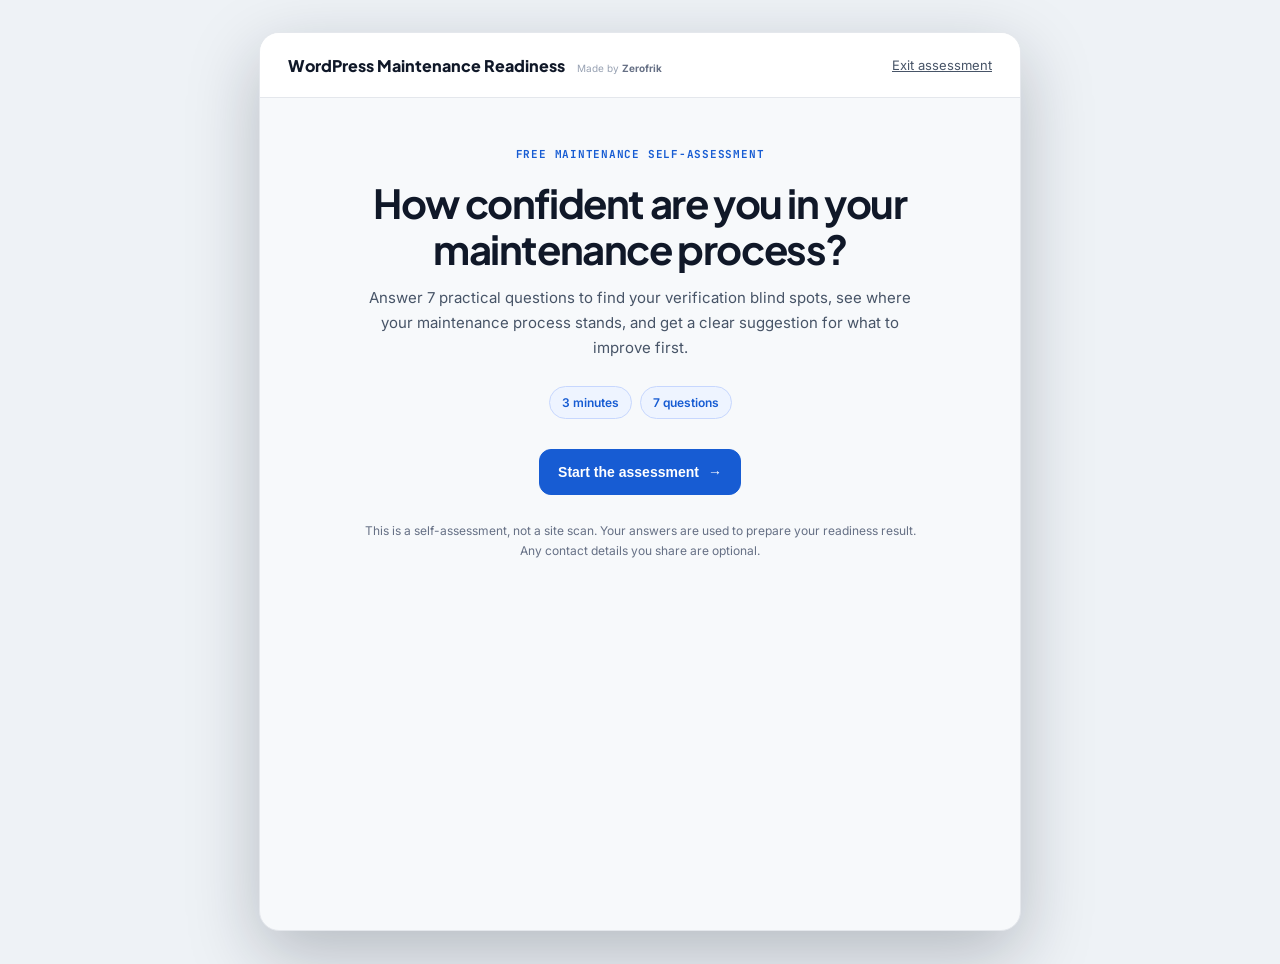
<file: assessment.html>
<!DOCTYPE html>
<html lang="en">
<head>
  <meta charset="utf-8">
  <meta name="viewport" content="width=device-width, initial-scale=1">
  <meta name="description" content="A free WordPress maintenance readiness assessment with practical suggestions for safer updates and clearer verification habits.">
  <meta name="theme-color" content="#175cd3">
  <link rel="stylesheet" href="assessment.css">
  <link href="https://fonts.googleapis.com/css2?family=Inter:wght@400;500;600;700&family=JetBrains+Mono:wght@400;500;600&family=Plus+Jakarta+Sans:wght@500;600;700;800&display=swap" rel="stylesheet">
  <title>WordPress Maintenance Readiness Assessment</title>
</head>
<body class="assessment-page-body">
  <main class="assessment-page" data-maintenance-assessment aria-hidden="false">
    <div class="assessment-dialog" role="main" aria-labelledby="assessment-title">
      <header class="assessment-header">
        <div class="assessment-topbar">
          <div class="assessment-brand-group">
            <a class="assessment-brand" href="assessment.html"><span>WordPress Maintenance Readiness</span></a>
            <span class="assessment-header-credit">Made by <a href="https://zerofrik.com" target="_blank" rel="noopener noreferrer">Zerofrik</a></span>
          </div>
          <a class="assessment-close" data-assessment-exit href="index.html">Exit assessment</a>
        </div>
        <div class="assessment-progress" data-assessment-progress-wrap hidden>
          <div class="assessment-progress-meta">
            <span data-assessment-question-number>Question 1 of 7</span>
            <span data-assessment-percent>0% complete</span>
          </div>
          <div class="assessment-progress-track" aria-hidden="true" data-assessment-progress></div>
        </div>
      </header>

      <div class="assessment-content">
        <section class="assessment-view assessment-intro" data-assessment-view="intro">
          <span class="assessment-kicker">Free maintenance self-assessment</span>
          <h1 id="assessment-title">How confident are you in your maintenance process?</h1>
          <p>Answer 7 practical questions to find your verification blind spots, see where your maintenance process stands, and get a clear suggestion for what to improve first.</p>
          <div class="assessment-intro-points">
            <span>3 minutes</span><span>7 questions</span>
          </div>
          <button class="assessment-primary-button" type="button" data-assessment-start>Start the assessment <span aria-hidden="true">&rarr;</span></button>
          <p class="assessment-privacy-note">This is a self-assessment, not a site scan. Your answers are used to prepare your readiness result. Any contact details you share are optional.</p>
        </section>

        <section class="assessment-view assessment-question" data-assessment-view="question" hidden>
          <div class="assessment-question-heading">
            <span class="assessment-kicker" data-assessment-category></span>
          </div>
          <h2 id="assessment-question-title" data-assessment-question-title tabindex="-1"></h2>
          <p class="assessment-help" data-assessment-question-help></p>
          <div class="assessment-options" data-assessment-options role="radiogroup" aria-labelledby="assessment-question-title"></div>
          <div class="assessment-actions">
            <button class="assessment-secondary-button" type="button" data-assessment-back>Back</button>
            <button class="assessment-primary-button" type="button" data-assessment-next disabled>Continue <span aria-hidden="true">&rarr;</span></button>
          </div>
        </section>

        <section class="assessment-view assessment-encouragement" data-assessment-view="encouragement" hidden>
          <span class="assessment-momentum-mark" aria-hidden="true"><span>↗</span></span>
          <span class="assessment-kicker">Great progress</span>
          <h2>Only 3 questions to go</h2>
          <p>You’ve finished the first half. Keep going to get the clearest picture of your maintenance readiness.</p>
          <button class="assessment-primary-button" type="button" data-assessment-encouragement-continue>Continue the assessment <span aria-hidden="true">&rarr;</span></button>
        </section>

        <section class="assessment-view assessment-access" data-assessment-view="access" hidden>
          <span class="assessment-kicker">One last choice</span>
          <h2 data-assessment-access-title tabindex="-1">Where should we send your detailed report?</h2>
          <p>The email field is optional. Leave it blank to see only your score on this screen.</p>
          <div class="assessment-email-field" data-assessment-access-email-wrap>
            <label>Email address for your detailed report
              <input data-assessment-access-email type="email" autocomplete="email" placeholder="you@example.com">
            </label>
            <label class="assessment-consent"><input data-assessment-access-marketing type="checkbox" name="marketing_opt_in" value="yes" checked> Send me occasional newsletters and marketing updates.</label>
          </div>
          <div class="assessment-actions">
            <button class="assessment-secondary-button" type="button" data-assessment-access-back>Back</button>
            <button class="assessment-primary-button" type="button" data-assessment-access-next>Continue to feedback <span aria-hidden="true">&rarr;</span></button>
          </div>
        </section>

        <section class="assessment-view assessment-feedback" data-assessment-view="feedback" hidden>
          <span class="assessment-kicker">Before we show your result</span>
          <h2 data-assessment-feedback-title tabindex="-1">Help us make this assessment more useful</h2>
          <p>Your feedback helps improve the questions and the practical guidance for WordPress professionals.</p>
          <form data-assessment-feedback-form>
            <div class="assessment-form-grid">
              <label class="assessment-form-wide">What should we improve or add? <span class="assessment-field-note">(optional)</span>
                <textarea name="feedback" rows="5" placeholder="Tell us what would make this assessment more useful."></textarea>
              </label>
            </div>
            <div class="assessment-actions">
              <button class="assessment-secondary-button" type="button" data-assessment-feedback-back>Back</button>
              <button class="assessment-primary-button" type="submit">Show my result <span aria-hidden="true">&rarr;</span></button>
            </div>
            <p class="assessment-form-status" data-assessment-feedback-status aria-live="polite"></p>
          </form>
        </section>

        <section class="assessment-view assessment-processing" data-assessment-view="processing" hidden aria-live="polite">
          <span class="assessment-processing-mark" aria-hidden="true"><span>✓</span></span>
          <span class="assessment-kicker">Almost there</span>
          <h2 data-assessment-processing-title tabindex="-1">Preparing your feedback</h2>
          <p>We’re reviewing your answers and putting together the most useful next steps for your maintenance process.</p>
          <div class="assessment-processing-track" role="progressbar" aria-label="Preparing your feedback" aria-valuemin="0" aria-valuemax="100" aria-valuenow="0">
            <span data-assessment-processing-bar></span>
          </div>
          <p class="assessment-processing-status" data-assessment-processing-status>Reviewing your answers...</p>
        </section>

        <section class="assessment-view assessment-thankyou" data-assessment-view="thankyou" hidden>
          <div class="assessment-confetti" data-assessment-confetti aria-hidden="true"></div>
          <span class="assessment-celebration-mark" aria-hidden="true">✓</span>
          <span class="assessment-kicker">Assessment complete</span>
          <h2 data-assessment-thankyou-title tabindex="-1">Thank you for taking the time</h2>
          <p data-assessment-thankyou-copy>Your detailed readiness report is on its way to your inbox.</p>
          <span class="assessment-readiness-badge is-good" data-assessment-readiness-badge>Good</span>
          <div class="assessment-screen-result" data-assessment-screen-result hidden>
            <span class="assessment-score-label">Your score</span>
            <strong data-assessment-score>0/14</strong>
          </div>
          <div class="assessment-insight-preview" data-assessment-insight-preview>
            <span class="assessment-kicker">A preview of your guidance</span>
            <h3>Your report highlights what to improve next</h3>
            <div class="assessment-insight-preview-content" aria-hidden="true">
              <p><strong>Focus first:</strong> <span data-assessment-preview-focus>your most important verification gap</span></p>
              <p><strong>What your answer suggests:</strong> <span data-assessment-preview-meaning>there is an opportunity to make this check more consistent</span></p>
              <p><strong>Recommended next step:</strong> <span data-assessment-preview-action>create a repeatable check for your critical pages</span></p>
            </div>
            <span class="assessment-preview-note">Your full answer-by-answer guidance is included in the detailed report.</span>
          </div>
          <div class="assessment-report-request" data-assessment-screen-email-wrap hidden>
            <h3>Want the detailed report too?</h3>
            <p>Enter your email and we’ll send the full explanation, blind spots, and next steps.</p>
            <form data-assessment-screen-email-form>
              <label>Email address
                <input data-assessment-screen-email type="email" autocomplete="email" required placeholder="you@example.com">
              </label>
              <label class="assessment-consent"><input data-assessment-screen-marketing type="checkbox" name="marketing_opt_in" value="yes" checked> Send me occasional newsletters and marketing updates.</label>
              <button class="assessment-primary-button" type="submit">Email me the detailed report <span aria-hidden="true">&rarr;</span></button>
              <p class="assessment-form-status" data-assessment-screen-email-status aria-live="polite"></p>
            </form>
          </div>
          <a class="assessment-secondary-button" data-assessment-restart href="assessment.html">Take the assessment again</a>
        </section>
      </div>
    </div>
  </main>
  <script src="script.js"></script>
</body>
</html>
</file>
<file: assessment.css>
:root {
  --assessment-bg: #f7f9fb;
  --assessment-text: #101828;
  --assessment-muted: #475467;
  --assessment-blue: #175cd3;
  --assessment-blue-dark: #1249aa;
  --assessment-green: #16a34a;
  --assessment-border: #e4e7ec;
}

body.assessment-open { overflow: hidden; }
body.assessment-page-body { background: #eef2f6; color: var(--assessment-text); font-family: Inter, sans-serif; margin: 0; }
.assessment-page { min-height: 100vh; padding: 32px 16px; }
.assessment-page .assessment-dialog { margin: 0 auto; max-height: none; overflow: hidden; }
.assessment-page .assessment-header { position: relative; }
.assessment-page .assessment-content { min-height: calc(100vh - 160px); }

.assessment-modal { display: none; inset: 0; position: fixed; z-index: 130; }
.assessment-modal.is-open { align-items: center; display: flex; justify-content: center; padding: 24px; }
.assessment-modal[aria-hidden="true"] { visibility: hidden; }
.assessment-backdrop { background: rgba(16, 24, 40, .66); inset: 0; position: absolute; }
.assessment-dialog { background: var(--assessment-bg); border: 1px solid var(--assessment-border); border-radius: 20px; box-shadow: 0 24px 70px rgba(16, 24, 40, .25); color: var(--assessment-text); max-height: min(820px, calc(100vh - 48px)); max-width: 760px; overflow: auto; position: relative; width: 100%; }
.assessment-header { background: #fff; border-bottom: 1px solid var(--assessment-border); position: sticky; top: 0; z-index: 2; }
.assessment-topbar { align-items: center; display: flex; justify-content: space-between; min-height: 64px; padding: 0 28px; }
.assessment-brand-group { align-items: baseline; display: flex; flex-wrap: wrap; gap: 12px; }
.assessment-brand { align-items: center; color: var(--assessment-text); display: inline-flex; font-family: 'Plus Jakarta Sans', Inter, sans-serif; font-size: 16px; font-weight: 800; gap: 9px; text-decoration: none; }
.assessment-header-credit { color: #98a2b3; font-size: 10px; white-space: nowrap; }
.assessment-header-credit a { color: #667085; font-weight: 700; text-decoration: none; }
.assessment-header-credit a:hover { color: var(--assessment-blue); text-decoration: underline; }
.assessment-brand-mark { border-radius: 7px; display: block; height: 30px; object-fit: cover; width: 30px; }
.assessment-close { background: transparent; border: 0; color: var(--assessment-muted); cursor: pointer; font-size: 13px; padding: 8px 0; }
.assessment-close:hover { color: var(--assessment-text); }
.assessment-progress { border-top: 1px solid var(--assessment-border); padding: 13px 28px 15px; }
.assessment-progress-meta { color: var(--assessment-muted); display: flex; font-family: 'JetBrains Mono', monospace; font-size: 11px; justify-content: space-between; letter-spacing: .02em; text-transform: uppercase; }
.assessment-progress-track { display: grid; gap: 5px; grid-template-columns: repeat(7, 1fr); margin-top: 10px; }
.assessment-progress-track span { background: #d0d5dd; border-radius: 99px; height: 5px; }
.assessment-progress-track span.is-complete { background: var(--assessment-blue); }
.assessment-progress-track span.is-current { background: #c7d7fe; }
.assessment-content { padding: 44px 52px 48px; }
.assessment-view { margin: 0 auto; max-width: 650px; }
.assessment-intro { text-align: center; }
.assessment-kicker { color: var(--assessment-blue); display: inline-block; font-family: 'JetBrains Mono', monospace; font-size: 11px; font-weight: 700; letter-spacing: .07em; text-transform: uppercase; }
.assessment-intro h1, .assessment-intro h2, .assessment-question h2, .assessment-result h2, .assessment-encouragement h2, .assessment-access h2, .assessment-feedback h2, .assessment-processing h2, .assessment-thankyou h2 { font-family: 'Plus Jakarta Sans', Inter, sans-serif; font-size: clamp(28px, 4vw, 40px); letter-spacing: -.035em; line-height: 1.15; margin: 18px 0 14px; }
.assessment-intro p, .assessment-question .assessment-help, .assessment-result > p, .assessment-encouragement > p, .assessment-access > p, .assessment-feedback > p, .assessment-processing > p, .assessment-thankyou > p { color: var(--assessment-muted); font-size: 15px; line-height: 1.65; margin: 0 auto; max-width: 570px; }
.assessment-intro-points { display: flex; flex-wrap: wrap; gap: 8px; justify-content: center; margin: 26px 0 30px; }
.assessment-intro-points span, .assessment-scored { background: #eef4ff; border: 1px solid #c7d7fe; border-radius: 99px; color: var(--assessment-blue); font-size: 12px; font-weight: 600; padding: 8px 12px; }
.assessment-primary-button, .assessment-secondary-button { align-items: center; border-radius: 12px; cursor: pointer; display: inline-flex; font-size: 14px; font-weight: 700; gap: 9px; justify-content: center; min-height: 46px; padding: 12px 18px; text-decoration: none; transition: background-color .15s ease, border-color .15s ease, transform .15s ease; }
.assessment-primary-button { background: var(--assessment-blue); border: 1px solid var(--assessment-blue); color: #fff; }
.assessment-primary-button:hover { background: var(--assessment-blue-dark); border-color: var(--assessment-blue-dark); color: #fff; transform: translateY(-1px); }
.assessment-primary-button:disabled { cursor: not-allowed; opacity: .5; transform: none; }
.assessment-secondary-button { background: #fff; border: 1px solid var(--assessment-border); color: var(--assessment-text); }
.assessment-secondary-button:hover { background: #f2f4f7; border-color: #b9c1cc; }
.assessment-privacy-note { color: #667085 !important; font-size: 12px !important; margin-top: 26px !important; }
.assessment-question-heading { align-items: center; display: flex; gap: 10px; justify-content: space-between; }
.assessment-scored { background: #ecfdf3; border-color: #abefc6; color: #067647; }
.assessment-question h2 { font-size: clamp(26px, 3.5vw, 36px); margin-top: 24px; }
.assessment-question .assessment-help { margin: 0; }
.assessment-options { display: grid; gap: 12px; margin-top: 28px; }
.assessment-option { align-items: flex-start; background: #fff; border: 1px solid var(--assessment-border); border-radius: 12px; color: var(--assessment-text); cursor: pointer; display: flex; gap: 13px; padding: 17px 18px; text-align: left; width: 100%; }
.assessment-option:hover { border-color: #98a2b3; }
.assessment-option.is-selected { background: #eef4ff; border-color: var(--assessment-blue); box-shadow: 0 0 0 2px rgba(23, 92, 211, .1); }
.assessment-option:focus-within { border-color: var(--assessment-blue); outline: 3px solid rgba(23, 92, 211, .35); outline-offset: 2px; }
.assessment-option input { accent-color: var(--assessment-blue); flex: 0 0 auto; height: 17px; margin: 2px 0 0; width: 17px; }
.assessment-option strong { display: block; font-size: 15px; margin-bottom: 3px; }
.assessment-option small { color: var(--assessment-muted); display: block; font-size: 13px; line-height: 1.5; }
.assessment-actions { align-items: center; display: flex; gap: 12px; justify-content: space-between; margin-top: 30px; }
.assessment-encouragement, .assessment-access, .assessment-feedback, .assessment-thankyou { position: relative; text-align: center; }
.assessment-encouragement { background: linear-gradient(145deg, #eff6ff, #f5f3ff); border: 1px solid #c7d7fe; border-radius: 18px; padding: 38px 28px; }
.assessment-encouragement .assessment-primary-button, .assessment-access .assessment-actions, .assessment-feedback .assessment-actions { justify-content: center; }
.assessment-encouragement .assessment-primary-button { margin-top: 22px; }
.assessment-celebration-mark { align-items: center; background: #ecfdf3; border: 1px solid #abefc6; border-radius: 999px; color: #067647; display: flex; font-size: 25px; font-weight: 800; height: 58px; justify-content: center; margin: 0 auto 17px; width: 58px; }
.assessment-momentum-mark { align-items: center; background: #175cd3; border: 8px solid #dbeafe; border-radius: 999px; box-shadow: 0 0 0 1px #93c5fd, 0 12px 24px rgba(23, 92, 211, .18); color: #fff; display: flex; font-size: 30px; font-weight: 800; height: 60px; justify-content: center; margin: 0 auto 18px; transform: rotate(-8deg); width: 60px; }
.assessment-momentum-mark span { display: block; transform: rotate(8deg); }
.assessment-access-options { display: grid; gap: 12px; margin: 28px auto 0; max-width: 570px; text-align: left; }
.assessment-access-option { align-items: flex-start; background: #fff; border: 1px solid var(--assessment-border); border-radius: 12px; cursor: pointer; display: flex; gap: 13px; padding: 17px 18px; }
.assessment-access-option:hover { border-color: #98a2b3; }
.assessment-access-option.is-selected { background: #eef4ff; border-color: var(--assessment-blue); box-shadow: 0 0 0 2px rgba(23, 92, 211, .1); }
.assessment-access-option input { accent-color: var(--assessment-blue); flex: 0 0 auto; height: 17px; margin: 2px 0 0; width: 17px; }
.assessment-access-option strong { display: block; font-size: 15px; margin-bottom: 3px; }
.assessment-access-option small { color: var(--assessment-muted); display: block; font-size: 13px; line-height: 1.5; }
.assessment-email-field { background: #fff; border: 1px solid var(--assessment-border); border-radius: 14px; margin: 16px auto 0; max-width: 570px; padding: 16px 18px; text-align: left; }
.assessment-email-field label, .assessment-report-request label { color: var(--assessment-text); display: grid; font-size: 12px; font-weight: 700; gap: 6px; }
.assessment-email-field input, .assessment-report-request input { background: #fff; border: 1px solid #d0d5dd; border-radius: 9px; box-sizing: border-box; color: var(--assessment-text); font: inherit; font-size: 13px; min-height: 42px; padding: 10px 11px; width: 100%; }
.assessment-email-field input:focus, .assessment-report-request input:focus { border-color: var(--assessment-blue); box-shadow: 0 0 0 3px rgba(23, 92, 211, .12); outline: none; }
.assessment-email-field p, .assessment-report-request > p { color: var(--assessment-muted); font-size: 12px; line-height: 1.5; margin: 8px 0 0; }
.assessment-field-note { color: #667085 !important; font-size: 12px !important; margin-top: 5px !important; }
.assessment-email-field label.assessment-consent, .assessment-report-request label.assessment-consent { align-items: center; color: #667085; display: flex; font-size: 11px; font-weight: 500; gap: 6px; grid-template-columns: none; line-height: 1.35; margin-top: 10px; opacity: 1; }
.assessment-email-field label.assessment-consent input, .assessment-report-request label.assessment-consent input { flex: 0 0 14px; height: 14px; margin: 0; min-height: 14px; opacity: 1; padding: 0; width: 14px; }
.assessment-feedback form { margin: 24px auto 0; max-width: 570px; text-align: left; }
.assessment-feedback .assessment-form-status { text-align: center; }
.assessment-thankyou > p { max-width: 480px; }
.assessment-processing { padding: 32px 16px; text-align: center; }
.assessment-processing-mark { align-items: center; background: #eff6ff; border: 1px solid #c7d7fe; border-radius: 999px; color: var(--assessment-blue); display: flex; font-size: 22px; font-weight: 800; height: 56px; justify-content: center; margin: 0 auto 17px; width: 56px; }
.assessment-processing-mark span { animation: assessment-processing-pulse 900ms ease-in-out infinite alternate; }
.assessment-processing-track { background: #e4e7ec; border-radius: 99px; height: 9px; margin: 28px auto 0; max-width: 430px; overflow: hidden; }
.assessment-processing-track > span { background: linear-gradient(90deg, #175cd3, #7f56d9); border-radius: inherit; display: block; height: 100%; transition: width 360ms ease; width: 0; }
.assessment-processing-status { color: var(--assessment-blue) !important; font-size: 12px !important; margin-top: 12px !important; }
@keyframes assessment-processing-pulse { from { transform: scale(.88); } to { transform: scale(1.08); } }
.assessment-readiness-badge { border: 1px solid; border-radius: 999px; display: inline-flex; font-size: 12px; font-weight: 800; letter-spacing: .02em; margin-top: 18px; padding: 8px 13px; }
.assessment-readiness-badge.is-excellent { background: #ecfdf3; border-color: #abefc6; color: #067647; }
.assessment-readiness-badge.is-good { background: #eef4ff; border-color: #c7d7fe; color: #175cd3; }
.assessment-readiness-badge.is-moderate { background: #fffaeb; border-color: #fedf89; color: #b54708; }
.assessment-readiness-badge.is-low { background: #fef3f2; border-color: #fecdca; color: #b42318; }
.assessment-screen-result { align-items: center; background: #fff; border: 1px solid var(--assessment-border); border-radius: 16px; display: grid; gap: 7px; margin: 28px auto 0; max-width: 290px; padding: 20px; }
.assessment-screen-result .assessment-score-label { color: var(--assessment-muted); font-size: 13px; }
.assessment-screen-result strong { color: var(--assessment-blue); font-family: 'JetBrains Mono', monospace; font-size: 38px; }
.assessment-screen-result.is-excellent strong { color: #067647; }
.assessment-screen-result.is-good strong { color: #175cd3; }
.assessment-screen-result.is-moderate strong { color: #b54708; }
.assessment-screen-result.is-low strong { color: #b42318; }
.assessment-insight-preview { background: #fff; border: 1px solid var(--assessment-border); border-radius: 16px; margin: 22px auto 0; max-width: 480px; overflow: hidden; padding: 20px; text-align: left; }
.assessment-insight-preview > .assessment-kicker { display: block; }
.assessment-insight-preview h3 { font-family: 'Plus Jakarta Sans', Inter, sans-serif; font-size: 17px; letter-spacing: -.02em; margin: 8px 0 14px; }
.assessment-insight-preview-content { background: #f8fafc; border: 1px solid #eaecf0; border-radius: 11px; filter: blur(4px); padding: 13px 15px; user-select: none; }
.assessment-insight-preview-content p { color: var(--assessment-muted); font-size: 12px; line-height: 1.55; margin: 0; }
.assessment-insight-preview-content p + p { margin-top: 9px; }
.assessment-insight-preview-content strong { color: var(--assessment-text); }
.assessment-preview-note { color: var(--assessment-muted); display: block; font-size: 11px; line-height: 1.5; margin-top: 12px; }
.assessment-report-request { background: #fff; border: 1px solid var(--assessment-border); border-radius: 16px; margin: 18px auto 0; max-width: 480px; padding: 20px; text-align: left; }
.assessment-report-request h3 { font-family: 'Plus Jakarta Sans', Inter, sans-serif; font-size: 18px; margin: 0 0 7px; }
.assessment-report-request form { display: grid; gap: 12px; margin-top: 16px; }
.assessment-report-request .assessment-form-status { margin: 0; }
.assessment-thankyou > .assessment-secondary-button { margin-top: 22px; }
.assessment-confetti { inset: -30px 0 auto; pointer-events: none; position: absolute; height: 190px; overflow: hidden; }
.assessment-confetti-piece { animation: assessment-confetti-fall 1500ms cubic-bezier(.2,.8,.3,1) var(--confetti-delay) both; background: hsl(calc(var(--confetti-index, 0) * 52) 82% 52%); height: 10px; left: var(--confetti-x); position: absolute; top: -12px; transform: rotate(var(--confetti-rotation)); width: 6px; }
.assessment-confetti-piece:nth-child(3n) { background: #175cd3; }
.assessment-confetti-piece:nth-child(3n + 1) { background: #f79009; }
.assessment-confetti-piece:nth-child(3n + 2) { background: #16a34a; }
@keyframes assessment-confetti-fall { 0% { opacity: 0; transform: translateY(-20px) rotate(0deg); } 12% { opacity: 1; } 100% { opacity: 0; transform: translateY(185px) rotate(540deg); } }
.assessment-result .assessment-kicker { margin-bottom: 8px; }
.assessment-score-card { align-items: center; background: #fff; border: 1px solid var(--assessment-border); border-radius: 16px; display: grid; grid-template-columns: 1fr auto; margin-top: 16px; padding: 20px 22px; }
.assessment-score-label { color: var(--assessment-muted); font-size: 13px; grid-column: 1; }
.assessment-score-card strong { color: var(--assessment-blue); font-family: 'JetBrains Mono', monospace; font-size: 31px; grid-column: 2; grid-row: 1 / span 2; }
.assessment-score-status { color: var(--assessment-green); font-size: 13px; font-weight: 700; grid-column: 1; margin-top: 5px; }
.assessment-result h2 { margin-top: 28px; }
.assessment-result-grid { display: grid; gap: 16px; grid-template-columns: repeat(2, 1fr); margin-top: 26px; }
.assessment-result-grid > div { background: #fff; border: 1px solid var(--assessment-border); border-radius: 14px; padding: 18px; }
.assessment-result-grid h3 { font-family: 'Plus Jakarta Sans', Inter, sans-serif; font-size: 16px; margin: 0 0 11px; }
.assessment-result-grid ul { color: var(--assessment-muted); font-size: 13px; line-height: 1.55; margin: 0; padding-left: 18px; }
.assessment-result-grid li + li { margin-top: 8px; }
.assessment-focus-card { background: #eef4ff; border: 1px solid #c7d7fe; border-radius: 14px; display: grid; gap: 6px; margin-top: 22px; padding: 16px 18px; }
.assessment-focus-label { color: var(--assessment-blue); font-family: 'JetBrains Mono', monospace; font-size: 10px; font-weight: 700; letter-spacing: .07em; text-transform: uppercase; }
.assessment-focus-card strong { color: var(--assessment-text); font-size: 14px; line-height: 1.5; }
.assessment-followup { background: #fff; border: 1px solid var(--assessment-border); border-radius: 16px; margin-top: 22px; padding: 22px; }
.assessment-followup h3 { font-family: 'Plus Jakarta Sans', Inter, sans-serif; font-size: 20px; letter-spacing: -.02em; margin: 10px 0 8px; }
.assessment-followup > p { color: var(--assessment-muted); font-size: 13px; line-height: 1.6; margin: 0; }
.assessment-followup form { margin-top: 18px; }
.assessment-form-grid { display: grid; gap: 14px; grid-template-columns: repeat(2, minmax(0, 1fr)); }
.assessment-form-grid label { color: var(--assessment-text); display: grid; font-size: 12px; font-weight: 700; gap: 6px; }
.assessment-form-grid label span { color: var(--assessment-muted); font-weight: 400; }
.assessment-form-grid select, .assessment-form-grid input, .assessment-form-grid textarea { background: #fff; border: 1px solid #d0d5dd; border-radius: 9px; box-sizing: border-box; color: var(--assessment-text); font: inherit; font-size: 13px; min-height: 42px; padding: 10px 11px; width: 100%; }
.assessment-form-grid textarea { min-height: 78px; resize: vertical; }
.assessment-form-grid select:focus, .assessment-form-grid input:focus, .assessment-form-grid textarea:focus { border-color: var(--assessment-blue); box-shadow: 0 0 0 3px rgba(23, 92, 211, .12); outline: none; }
.assessment-form-wide { display: block !important; grid-column: 1 / -1; }
.assessment-form-wide .assessment-field-note { display: inline; margin-top: 0 !important; }
.assessment-form-wide textarea { display: block; margin-top: 6px; }
.assessment-consent { align-items: flex-start; color: var(--assessment-muted); display: flex; font-size: 12px; gap: 8px; line-height: 1.5; margin-top: 14px; }
.assessment-consent input { accent-color: var(--assessment-blue); flex: 0 0 auto; height: 16px; margin: 1px 0 0; width: 16px; }
.assessment-followup-actions { align-items: center; display: flex; flex-wrap: wrap; gap: 12px; margin-top: 16px; }
.assessment-form-status { color: var(--assessment-muted); font-size: 12px; line-height: 1.5; }
.assessment-result-actions { flex-wrap: wrap; justify-content: flex-start; }
.assessment-result-actions .assessment-primary-button { margin-left: auto; }
.assessment-modal button:focus-visible, .assessment-modal a:focus-visible { outline: 3px solid rgba(23, 92, 211, .35); outline-offset: 3px; }
.assessment-page button:focus-visible, .assessment-page a:focus-visible, .assessment-page input:focus-visible, .assessment-page select:focus-visible, .assessment-page textarea:focus-visible { outline: 3px solid rgba(23, 92, 211, .35); outline-offset: 3px; }

@media (max-width: 600px) {
  .assessment-page { padding: 0; }
  .assessment-page .assessment-dialog { border-radius: 0; min-height: 100vh; }
  .assessment-modal.is-open { padding: 0; }
  .assessment-dialog { border-radius: 0; max-height: 100dvh; min-height: 100dvh; }
  .assessment-topbar { padding: 0 20px; }
  .assessment-progress { padding-left: 20px; padding-right: 20px; }
  .assessment-content { padding: 34px 20px 38px; }
  .assessment-question-heading { align-items: flex-start; flex-direction: column; gap: 8px; }
  .assessment-result-grid { grid-template-columns: 1fr; }
  .assessment-form-grid { grid-template-columns: 1fr; }
  .assessment-form-wide { grid-column: auto; }
  .assessment-followup { padding: 18px; }
  .assessment-access-options { margin-top: 22px; }
  .assessment-report-request { padding: 18px; }
  .assessment-result-actions .assessment-primary-button { margin-left: 0; width: 100%; }
  .assessment-result-actions .assessment-secondary-button { flex: 1; }
}

@media (prefers-reduced-motion: reduce) {
  .assessment-confetti-piece { animation: none; opacity: 1; transform: rotate(var(--confetti-rotation)); }
  .assessment-processing-mark span { animation: none; }
  .assessment-processing-track > span { transition: none; }
}
</file>
